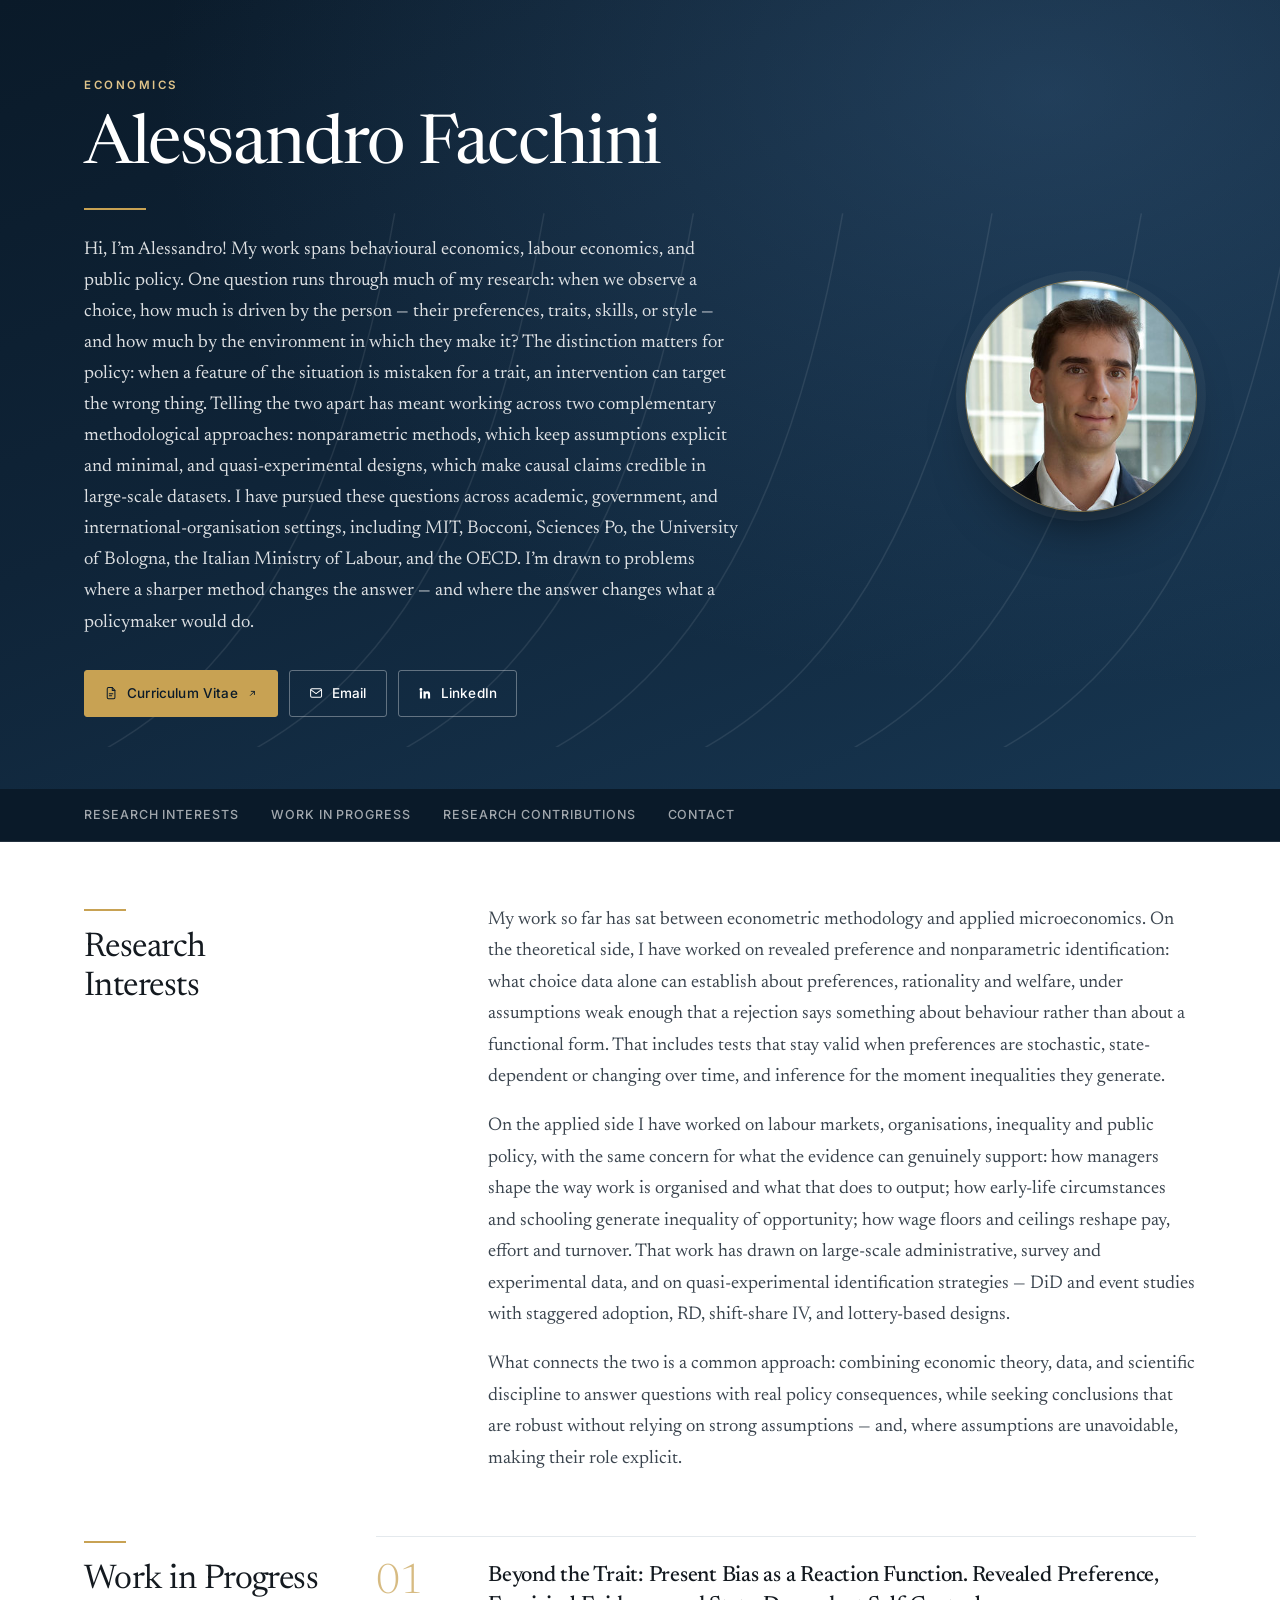
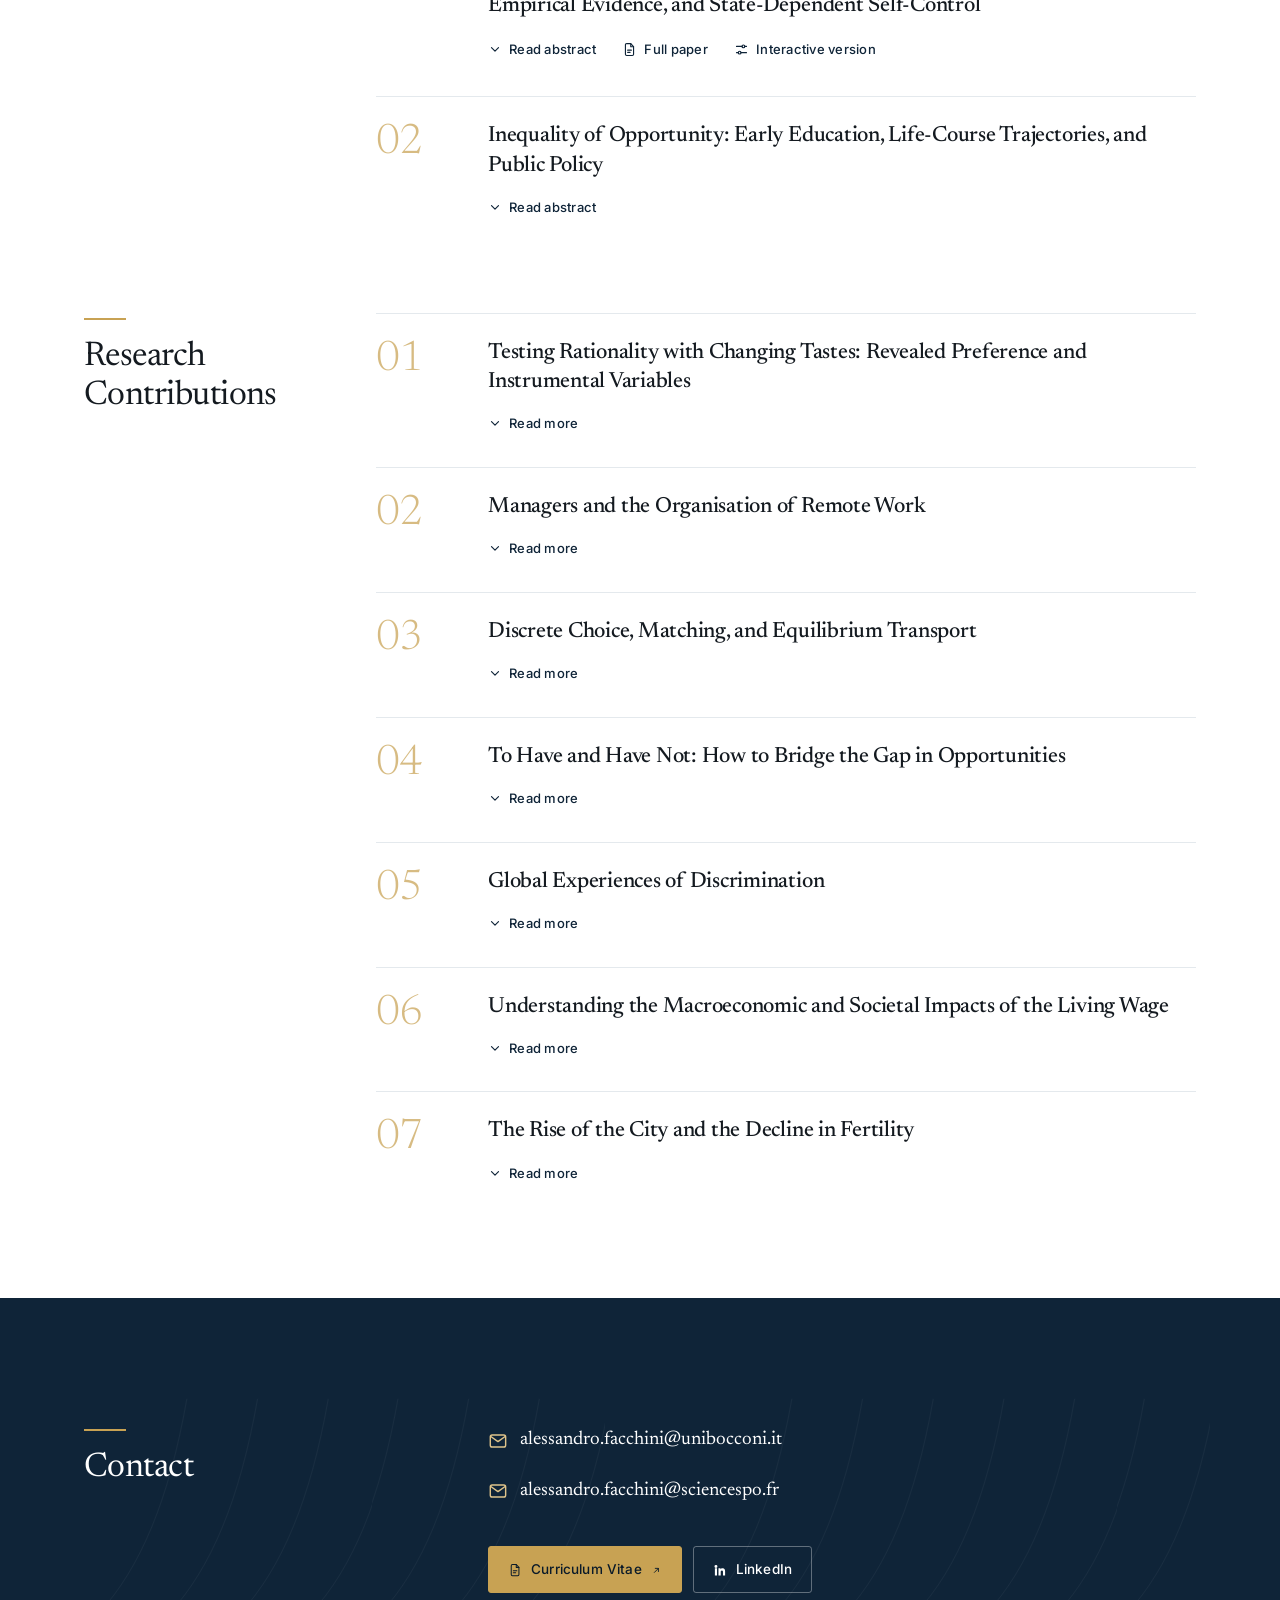
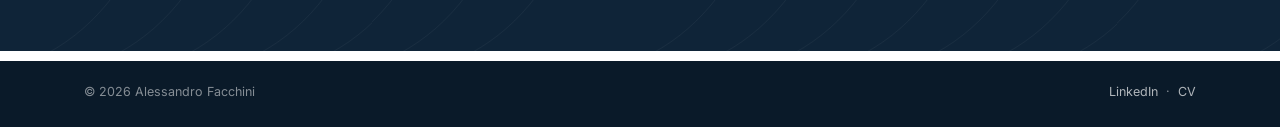
<file: index.html>
<!DOCTYPE html>
<html lang="en">
<head>
<meta charset="utf-8">
<meta name="viewport" content="width=device-width, initial-scale=1, viewport-fit=cover">
<title>Alessandro Facchini — Economics</title>
<meta name="description" content="Alessandro Facchini — economist working on behavioural and labour economics, revealed preference and nonparametric econometrics, inequality of opportunity, and public policy.">
<meta name="author" content="Alessandro Facchini">
<meta name="application-name" content="Alessandro Facchini">
<meta name="robots" content="index, follow, max-snippet:-1, max-image-preview:large, max-video-preview:-1">
<meta name="theme-color" content="#0F2438">
<link rel="canonical" href="https://alessandrofacchini-git.github.io/">

<meta property="og:type" content="profile">
<meta property="og:site_name" content="Alessandro Facchini">
<meta property="og:title" content="Alessandro Facchini — Economics">
<meta property="og:description" content="Alessandro Facchini — economist working on behavioural and labour economics, revealed preference and nonparametric econometrics, inequality of opportunity, and public policy.">
<meta property="og:url" content="https://alessandrofacchini-git.github.io/">
<meta property="og:image" content="https://alessandrofacchini-git.github.io/assets/og-card.png">
<meta property="og:image:width" content="1200">
<meta property="og:image:height" content="630">
<meta property="og:image:alt" content="Alessandro Facchini — Economics">
<meta name="twitter:card" content="summary_large_image">
<meta name="twitter:title" content="Alessandro Facchini — Economics">
<meta name="twitter:description" content="Alessandro Facchini — economist working on behavioural and labour economics, revealed preference and nonparametric econometrics, inequality of opportunity, and public policy.">
<meta name="twitter:image" content="https://alessandrofacchini-git.github.io/assets/og-card.png">

<link rel="icon" href="favicon.ico" sizes="any">
<link rel="icon" href="assets/favicon.svg" type="image/svg+xml">
<link rel="icon" href="assets/favicon-192.png" sizes="192x192" type="image/png">
<link rel="icon" href="assets/favicon-96.png" sizes="96x96" type="image/png">
<link rel="icon" href="assets/favicon-48.png" sizes="48x48" type="image/png">
<link rel="icon" href="assets/favicon-32.png" sizes="32x32" type="image/png">
<link rel="apple-touch-icon" href="assets/apple-touch-icon.png">
<link rel="mask-icon" href="assets/favicon.svg" color="#0A1A29">
<link rel="manifest" href="site.webmanifest">

<link rel="preconnect" href="https://fonts.googleapis.com">
<link rel="preconnect" href="https://fonts.gstatic.com" crossorigin>
<link href="https://fonts.googleapis.com/css2?family=Inter:wght@400;500;600&family=Newsreader:ital,opsz,wght@0,6..72,300;0,6..72,400;0,6..72,500;0,6..72,600;1,6..72,400&display=swap" rel="stylesheet">

<script type="application/ld+json">
{
  "@context": "https://schema.org",
  "@type": "WebSite",
  "name": "Alessandro Facchini",
  "alternateName": ["Alessandro Facchini | Economics", "A. Facchini"],
  "url": "https://alessandrofacchini-git.github.io/",
  "inLanguage": "en",
  "publisher": { "@id": "https://alessandrofacchini-git.github.io/#person" }
}
</script>
<script type="application/ld+json">
{
  "@context": "https://schema.org",
  "@type": "Person",
  "@id": "https://alessandrofacchini-git.github.io/#person",
  "name": "Alessandro Facchini",
  "givenName": "Alessandro",
  "familyName": "Facchini",
  "jobTitle": "Economist",
  "description": "Alessandro Facchini — economist working on behavioural and labour economics, revealed preference and nonparametric econometrics, inequality of opportunity, and public policy.",
  "url": "https://alessandrofacchini-git.github.io/",
  "image": "https://alessandrofacchini-git.github.io/assets/portrait.jpg",
  "email": "mailto:alessandro.facchini@unibocconi.it",
  "knowsAbout": ["Behavioral economics", "Labor economics", "Public policy",
               "Econometrics", "Revealed preference", "Nonparametric inference",
               "Intertemporal choice", "Present bias", "Moment inequalities",
               "Inequality of opportunity", "Personnel economics",
               "Remote work", "Matching models", "Causal inference"],
  "sameAs": [
    "https://www.linkedin.com/in/alessandro-facchini-6b2490238/",
    "https://github.com/alessandrofacchini-git"
  ],
  "alumniOf": [
    { "@type": "CollegeOrUniversity", "name": "Sciences Po" },
    { "@type": "CollegeOrUniversity", "name": "University of Bologna" },
    { "@type": "CollegeOrUniversity", "name": "Erasmus University Rotterdam" }
  ]
}
</script>
<style>

:root{
  --navy:#0F2438; --navy-2:#173651; --navy-3:#0A1A29;
  --gold:#C8A253; --gold-2:#E0C48A;
  --ink:#141A20; --ink-2:#3A444E; --muted:#6C7783;
  --rule:#E4E9ED; --paper:#FFFFFF; --paper-2:#F7F9FB; --text:690px; --col:820px; --gutter:112px;
  --serif:"Newsreader",Georgia,"Times New Roman",serif;
  --sans:"Inter",-apple-system,BlinkMacSystemFont,"Segoe UI",Helvetica,Arial,sans-serif;
  --maxw:1200px;
}
*,*::before,*::after{box-sizing:border-box}
html{-webkit-text-size-adjust:100%;color-scheme:light light}
/* --- touch targets ---------------------------------------------------------
   These controls are visually small by design. The ::after overlay enlarges the
   tappable area to the 44px accessibility minimum without altering layout. */
.toggle{position:relative}
.toggle::after{content:"";position:absolute;top:50%;left:0;transform:translateY(-50%);
  width:100%;min-width:48px;height:48px}
.mails a{position:relative}
.mails a::after{content:"";position:absolute;top:50%;left:0;transform:translateY(-50%);
  width:100%;height:48px}
.foot-inner a{position:relative;display:inline-block}
.foot-inner a::after{content:"";position:absolute;top:50%;left:50%;
  transform:translate(-50%,-50%);width:calc(100% + 18px);min-width:48px;height:48px}

@media (prefers-reduced-motion:no-preference){html{scroll-behavior:smooth}}
body{
  margin:0;background:var(--paper);color:var(--ink-2);
  font-family:var(--serif);font-size:18.5px;line-height:1.7;font-weight:400;
  -webkit-font-smoothing:antialiased;-moz-osx-font-smoothing:grayscale;
}
img{max-width:100%;display:block}
[hidden]{display:none!important}
.ic{width:1.05em;height:1.05em;flex:0 0 auto}
.ic-sm{width:.8em;height:.8em}
a{color:var(--navy);text-decoration:none}
a:hover{text-decoration:underline;text-underline-offset:3px}
:focus-visible{outline:2px solid var(--gold);outline-offset:3px;border-radius:2px}
.skip{position:absolute;left:-9999px;background:#fff;color:var(--navy);padding:10px 16px;
  font-family:var(--sans);font-size:14px;z-index:99}
.skip:focus{left:12px;top:12px}
.wrap{max-width:var(--maxw);margin:0 auto;padding-inline:44px}

/* ---------------------------------------------------------------- hero --- */
.hero{
  position:relative;overflow:hidden;color:#fff;
  background:
    radial-gradient(120% 130% at 82% 12%, rgba(70,116,160,.34) 0%, rgba(15,36,56,0) 58%),
    linear-gradient(158deg, var(--navy-3) 0%, var(--navy) 45%, var(--navy-2) 100%);
}
.hero::after{
  content:"";position:absolute;inset:0;background-image:url("data:image/svg+xml,%3Csvg xmlns='http://www.w3.org/2000/svg' viewBox='0 0 1200 700' preserveAspectRatio='xMidYMax slice'%3E%3Cg fill='none' stroke='%23ffffff' stroke-opacity='0.085' stroke-width='1.3'%3E%3Cpath d='M-120 760 C 140 745 300 600 370 200'/%3E%3Cpath d='M20 760 C 280 745 440 600 510 200'/%3E%3Cpath d='M160 760 C 420 745 580 600 650 200'/%3E%3Cpath d='M300 760 C 560 745 720 600 790 200'/%3E%3Cpath d='M440 760 C 700 745 860 600 930 200'/%3E%3Cpath d='M580 760 C 840 745 1000 600 1070 200'/%3E%3Cpath d='M720 760 C 980 745 1140 600 1210 200'/%3E%3C/g%3E%3C/svg%3E");pointer-events:none;
}
.hero-inner{position:relative;z-index:1;display:grid;
  grid-template-columns:minmax(0,1fr) auto;gap:64px;align-items:center;
  padding-block:76px 72px}
.eyebrow{margin:0 0 16px;font-family:var(--sans);font-size:11.5px;font-weight:600;
  letter-spacing:.22em;text-transform:uppercase;color:var(--gold-2)}
h1{margin:0;font-family:var(--serif);font-weight:400;
  font-size:clamp(42px,6vw,68px);line-height:1.03;letter-spacing:-.021em;color:#fff}
.hero-rule{width:62px;height:2px;background:var(--gold);margin:26px 0 24px}
.hero-lede{margin:0;max-width:66ch;font-size:18.5px;line-height:1.68;
  font-weight:400;color:rgba(255,255,255,.86)}
.hero-portrait{
  width:230px;height:230px;border-radius:50%;object-fit:cover;
  box-shadow:0 0 0 1px rgba(200,162,83,.55),0 0 0 10px rgba(255,255,255,.045),
             0 30px 60px -30px rgba(0,0,0,.9);
}
.actions{display:flex;flex-wrap:wrap;gap:11px;margin-top:32px}
.btn{display:inline-flex;align-items:center;gap:9px;padding:11px 19px;border-radius:3px;
  font-family:var(--sans);font-size:13.5px;font-weight:500;letter-spacing:.012em;
  white-space:nowrap;border:1px solid var(--gold);background:var(--gold);color:var(--navy-3);
  transition:background .18s ease,color .18s ease,border-color .18s ease,transform .18s ease}
.btn:hover{background:var(--gold-2);border-color:var(--gold-2);text-decoration:none;
  transform:translateY(-1px)}
.btn-ghost{background:transparent;color:#fff;border-color:rgba(255,255,255,.34)}
.btn-ghost:hover{background:rgba(255,255,255,.1);border-color:rgba(255,255,255,.7);color:#fff}

/* ----------------------------------------------------------------- nav --- */
.nav{position:sticky;top:0;z-index:20;background:var(--navy-3);
  border-bottom:1px solid rgba(255,255,255,.1);transition:box-shadow .2s ease}
.nav.is-stuck{box-shadow:0 8px 26px -18px rgba(0,0,0,.9)}
.nav ul{display:flex;flex-wrap:nowrap;gap:32px;list-style:none;margin:0;padding:0 30px 0 0;
  overflow-x:auto;scrollbar-width:none;
  -webkit-mask-image:linear-gradient(90deg,#000 calc(100% - 34px),transparent);
  mask-image:linear-gradient(90deg,#000 calc(100% - 34px),transparent)}
.nav ul::-webkit-scrollbar{display:none}
.nav a{display:block;padding:15px 0;white-space:nowrap;color:rgba(255,255,255,.62);
  font-family:var(--sans);font-size:12.5px;font-weight:500;letter-spacing:.075em;
  text-transform:uppercase;border-bottom:2px solid transparent;margin-bottom:-1px;
  transition:color .18s ease,border-color .18s ease}
.nav a:hover{color:#fff;text-decoration:none}
.nav a.is-current{color:var(--gold-2);border-bottom-color:var(--gold)}

/* ------------------------------------------------------------ sections --- */
main{padding:0 0 10px}
section{padding-top:62px;scroll-margin-top:56px}
.sec-head{margin-bottom:26px}
@media (min-width:960px){
  .sec{display:grid;grid-template-columns:240px minmax(0,var(--col));gap:0 52px;
    justify-content:center;align-items:start}
  .sec>.sec-head{grid-column:1;margin-bottom:0;padding-top:5px}
  .sec>.sec-body{grid-column:2;max-width:none}
  .sec>.sec-body>.prose,
  .sec>.sec-body>.mails,
  .sec>.sec-body>.actions{margin-left:var(--gutter)}
}
.sec-rule{display:block;width:42px;height:2px;background:var(--gold);margin-bottom:18px}
h2{margin:0;font-family:var(--serif);font-weight:400;font-size:clamp(28px,3.2vw,34px);
  line-height:1.16;letter-spacing:-.016em;color:var(--ink)}
.prose{max-width:none}
.sec-body{max-width:var(--text)}
.prose p{margin:0 0 18px}
.prose p:last-child{margin-bottom:0}
.prose p,.abstract p,.hero-lede{text-wrap:pretty}

/* -------------------------------------------------------------- papers --- */
.papers{list-style:none;margin:0;padding:0}
.paper{display:grid;grid-template-columns:calc(var(--gutter) - 24px) minmax(0,1fr);gap:0 24px;
  padding:25px 0;border-top:1px solid var(--rule)}
.num{font-family:var(--serif);font-weight:300;font-size:42px;line-height:1;
  color:var(--gold);opacity:.72;letter-spacing:-.02em}
.paper-title{margin:0;font-family:var(--serif);font-weight:500;font-size:22px;line-height:1.34;
  letter-spacing:-.011em;color:var(--ink)}
.toggle{display:inline-flex;align-items:center;gap:7px;margin-top:13px;padding:5px 0;
  border:0;background:none;cursor:pointer;color:var(--navy);
  font-family:var(--sans);font-size:13px;font-weight:500;letter-spacing:.02em}
.toggle:hover{text-decoration:underline;text-underline-offset:3px}
.chev{width:14px;height:14px;transition:transform .22s ease}
/* links next to "Read abstract" (Full paper, Interactive version). Unused if the links are commented out. */
.paper-links{display:flex;flex-wrap:wrap;align-items:center;column-gap:26px;margin-top:6px}
.paper-links .toggle{margin-top:0;min-height:44px;padding:0}
.paper-links + .abstract{margin-top:8px}
.plink{display:inline-flex;align-items:center;gap:7px;min-height:44px;color:var(--navy);
  font-family:var(--sans);font-size:13px;font-weight:500;letter-spacing:.02em}
.plink .ic{width:15px;height:15px;flex:none}
.plink:hover{text-decoration:underline;text-underline-offset:3px}

.toggle[aria-expanded="true"] .chev{transform:rotate(180deg)}
.abstract{margin-top:14px;padding:22px 26px;background:var(--paper-2);
  border-radius:4px;font-size:16.5px;line-height:1.66;color:var(--ink-2)}
.abstract p{margin:0 0 15px}
.abstract p:last-child{margin-bottom:0}
.abstract strong{font-weight:600;color:var(--ink)}

/* collaborator / citation line at the top of an expandable panel */
.byline{margin:0 0 15px!important;padding-bottom:13px;border-bottom:1px solid var(--rule);
  font-family:var(--sans);font-size:13.5px;line-height:1.6;color:var(--muted);letter-spacing:.004em}
.byline em{font-style:italic;color:var(--ink-2)}
.byline a{color:var(--navy);text-decoration:underline;text-underline-offset:2px;
  text-decoration-thickness:1px;text-decoration-color:rgba(15,36,56,.3)}
.byline a:hover{text-decoration-color:var(--gold)}
@media (prefers-reduced-motion:no-preference){
  .abstract{animation:reveal .28s ease both}
  @keyframes reveal{from{opacity:0;transform:translateY(-4px)}to{opacity:1;transform:none}}
}

/* ------------------------------------------------------- contact band --- */
.band{margin-top:82px;background:var(--navy);color:#fff;position:relative;overflow:hidden}
.band::after{content:"";position:absolute;inset:0;background-image:url("data:image/svg+xml,%3Csvg xmlns='http://www.w3.org/2000/svg' viewBox='0 0 1200 700' preserveAspectRatio='xMidYMax slice'%3E%3Cg fill='none' stroke='%23ffffff' stroke-opacity='0.085' stroke-width='1.3'%3E%3Cpath d='M-120 760 C 140 745 300 600 370 200'/%3E%3Cpath d='M20 760 C 280 745 440 600 510 200'/%3E%3Cpath d='M160 760 C 420 745 580 600 650 200'/%3E%3Cpath d='M300 760 C 560 745 720 600 790 200'/%3E%3Cpath d='M440 760 C 700 745 860 600 930 200'/%3E%3Cpath d='M580 760 C 840 745 1000 600 1070 200'/%3E%3Cpath d='M720 760 C 980 745 1140 600 1210 200'/%3E%3C/g%3E%3C/svg%3E");
  opacity:.75;pointer-events:none}
.band-inner{position:relative;z-index:1;padding-block:64px 58px}
.band .sec-rule{background:var(--gold)}
.band h2{color:#fff}
.mails{list-style:none;margin:0;padding:0;display:flex;flex-direction:column;gap:13px}
.mails a{display:inline-flex;align-items:center;gap:12px;color:#fff;font-size:19px}
.mails a .ic{color:var(--gold-2)}
.mails a:hover{color:var(--gold-2)}
.band .actions{margin-top:34px}

/* -------------------------------------------------------------- footer --- */
footer{background:var(--navy-3);color:rgba(255,255,255,.5);
  font-family:var(--sans);font-size:12.5px;padding:20px 0 24px}
.foot-inner{display:flex;flex-wrap:wrap;gap:14px;justify-content:space-between;align-items:center}
footer a{color:rgba(255,255,255,.68)}
footer a:hover{color:#fff}

/* -------------------------------------------------------------- mobile --- */
@media (max-width:959px){
  .wrap{padding-inline:28px}
  .hero-inner{grid-template-columns:1fr;gap:34px;padding-block:58px 56px}
  .hero-portrait{width:140px;height:140px;order:-1}
  .hero-lede{font-size:17.5px}
  section{padding-top:54px}
  .paper{grid-template-columns:1fr;gap:0}
  .num{font-size:26px;margin-bottom:8px;opacity:.85}
  .abstract{padding:18px 18px}
  .band-inner{padding-block:50px 46px}
}
@media (max-width:430px){
  .wrap{padding-inline:20px}
  .actions{display:grid;grid-template-columns:1fr 1fr;gap:10px}
  .actions .btn{justify-content:center}
  .actions .btn:first-child{grid-column:1/-1}
}

@media print{
  .nav,.actions,.toggle,.plink,.skip{display:none!important}
  .hero,.band,footer{background:#fff!important;color:#000!important}
  .hero::after,.band::after{display:none}
  h1,.hero-lede,.band h2,.mails a{color:#000!important}
  body{font-size:11pt}
  .abstract{display:block!important;background:#fff;border:1px solid #ccc}
  .paper{page-break-inside:avoid}
  a{color:#000}
}

</style>
</head>
<body>
<a class="skip" href="#main">Skip to content</a>

<header class="hero">
  <div class="wrap hero-inner">
    <div>
      <p class="eyebrow">Economics</p>
      <h1>Alessandro Facchini</h1>
      <div class="hero-rule"></div>
      <p class="hero-lede">Hi, I’m Alessandro! My work spans behavioural economics, labour economics, and public policy. One question runs through much of my research: when we observe a choice, how much is driven by the person — their preferences, traits, skills, or style — and how much by the environment in which they make it? The distinction matters for policy: when a feature of the situation is mistaken for a trait, an intervention can target the wrong thing. Telling the two apart has meant working across two complementary methodological approaches: nonparametric methods, which keep assumptions explicit and minimal, and quasi-experimental designs, which make causal claims credible in large-scale datasets. I have pursued these questions across academic, government, and international-organisation settings, including MIT, Bocconi, Sciences Po, the University of Bologna, the Italian Ministry of Labour, and the OECD. I’m drawn to problems where a sharper method changes the answer — and where the answer changes what a policymaker would do.</p>
      <div class="actions">
        <a class="btn" href="ALESSANDRO%20FACCHINI%20-%20CV.pdf" target="_blank" rel="noopener">
          <svg class="ic" viewBox="0 0 24 24" fill="none" stroke="currentColor" stroke-width="1.7" stroke-linecap="round" stroke-linejoin="round" aria-hidden="true"><path d="M14 2.5H7.5A2 2 0 0 0 5.5 4.5v15a2 2 0 0 0 2 2h9a2 2 0 0 0 2-2V7.5z"/><path d="M14 2.5v5h4.5M9 13h6M9 16.5h4"/></svg>Curriculum Vitae<svg class="ic ic-sm" viewBox="0 0 24 24" fill="none" stroke="currentColor" stroke-width="2" stroke-linecap="round" stroke-linejoin="round" aria-hidden="true"><path d="M7.5 16.5 16.5 7.5"/><path d="M9.5 7.5h7v7"/></svg></a>
        <a class="btn btn-ghost" href="mailto:alessandro.facchini@unibocconi.it"><svg class="ic" viewBox="0 0 24 24" fill="none" stroke="currentColor" stroke-width="1.7" stroke-linecap="round" stroke-linejoin="round" aria-hidden="true"><rect x="2.75" y="4.75" width="18.5" height="14.5" rx="2.2"/><path d="m3.4 6.6 8.6 6.2 8.6-6.2"/></svg>Email</a>
        <a class="btn btn-ghost" href="https://www.linkedin.com/in/alessandro-facchini-6b2490238/" target="_blank" rel="noopener">
          <svg class="ic" viewBox="0 0 24 24" fill="currentColor" aria-hidden="true"><path d="M4.98 3.5a2.5 2.5 0 1 1 0 5 2.5 2.5 0 0 1 0-5zM3.2 9h3.6v12H3.2zM9.3 9h3.45v1.64h.05c.48-.9 1.65-1.85 3.4-1.85 3.63 0 4.3 2.39 4.3 5.5V21h-3.6v-5.36c0-1.28-.02-2.92-1.78-2.92-1.78 0-2.05 1.39-2.05 2.83V21H9.3z"/></svg>LinkedIn</a>
      </div>
    </div>
    <img class="hero-portrait" src="assets/portrait.jpg"
         srcset="assets/portrait-320.jpg 320w, assets/portrait-480.jpg 480w,
                 assets/portrait-700.jpg 700w, assets/portrait.jpg 1000w"
         sizes="(max-width: 900px) 140px, 230px"
         fetchpriority="high" decoding="async"
         alt="Portrait of Alessandro Facchini" width="230" height="230">
  </div>
</header>

<nav class="nav" data-sticky data-nav aria-label="Sections">
  <div class="wrap">
    <ul>
      <li><a href="#research">Research Interests</a></li>
      <li><a href="#work-in-progress">Work in Progress</a></li>
      <li><a href="#contributions">Research Contributions</a></li>
      <li><a href="#contact">Contact</a></li>
    </ul>
  </div>
</nav>

<main id="main">

  <section id="research" class="wrap sec">
    <div class="sec-head"><span class="sec-rule"></span><h2>Research Interests</h2></div>
    <div class="sec-body"><div class="prose">
  <p>My work so far has sat between econometric methodology and applied microeconomics. On the theoretical side, I have worked on revealed preference and nonparametric identification: what choice data alone can establish about preferences, rationality and welfare, under assumptions weak enough that a rejection says something about behaviour rather than about a functional form. That includes tests that stay valid when preferences are stochastic, state-dependent or changing over time, and inference for the moment inequalities they generate.</p>
  <p>On the applied side I have worked on labour markets, organisations, inequality and public policy, with the same concern for what the evidence can genuinely support: how managers shape the way work is organised and what that does to output; how early-life circumstances and schooling generate inequality of opportunity; how wage floors and ceilings reshape pay, effort and turnover. That work has drawn on large-scale administrative, survey and experimental data, and on quasi-experimental identification strategies — DiD and event studies with staggered adoption, RD, shift-share IV, and lottery-based designs.</p>
  <p>What connects the two is a common approach: combining economic theory, data, and scientific discipline to answer questions with real policy consequences, while seeking conclusions that are robust without relying on strong assumptions — and, where assumptions are unavoidable, making their role explicit.</p>
</div></div>
  </section>

  <section id="work-in-progress" class="wrap sec">
    <div class="sec-head"><span class="sec-rule"></span><h2>Work in Progress</h2></div>
    <div class="sec-body"><ul class="papers">

  <li class="paper">
    <div class="num" aria-hidden="true">01</div>
    <div>
      <!-- Alternative title, kept for later:
           Present Bias Is a Property of the Moment, Not the Person
           — A Revealed-Preference Audit of the Present-Bias Parameter -->
      <h3 class="paper-title">Beyond the Trait: Present Bias as a Reaction Function. Revealed Preference, Empirical Evidence, and State-Dependent Self-Control</h3>
      <div class="paper-links">
      <button class="toggle" type="button" data-abstract-toggle
              aria-expanded="false" aria-controls="wip-1">
        <svg class="chev" viewBox="0 0 24 24" fill="none" stroke="currentColor" stroke-width="2" stroke-linecap="round" stroke-linejoin="round" aria-hidden="true"><path d="m6 9.5 6 6 6-6"/></svg><span data-label data-more="Read abstract" data-less="Hide abstract">Read abstract</span>
      </button>
      <!-- PAPER LINKS. Each link below is one line; to hide one, comment out its line. -->
      <a class="plink" href="Beyond%20The%20Trait.pdf" target="_blank" rel="noopener"><svg class="ic" viewBox="0 0 24 24" fill="none" stroke="currentColor" stroke-width="1.8" stroke-linecap="round" stroke-linejoin="round" aria-hidden="true"><path d="M14 2.5H7.5A2 2 0 0 0 5.5 4.5v15a2 2 0 0 0 2 2h9a2 2 0 0 0 2-2V7.5z"/><path d="M14 2.5v5h4.5M9 13h6M9 16.5h4"/></svg>Full paper</a>
      <a class="plink" href="beyond-the-trait/" target="_blank" rel="noopener"><svg class="ic" viewBox="0 0 24 24" fill="none" stroke="currentColor" stroke-width="1.8" stroke-linecap="round" stroke-linejoin="round" aria-hidden="true"><path d="M4 7h9M17 7h3M4 17h3M11 17h9"/><circle cx="15" cy="7" r="2.2"/><circle cx="9" cy="17" r="2.2"/></svg>Interactive version</a>
      <!-- /PAPER LINKS -->
      </div>
      <div class="abstract" id="wip-1" hidden>
        <p>Present bias is often estimated, reported and calibrated as a personal parameter: a common β across states, goods, and settings. Re-examining data from three independent experimental designs, I test the invariance restrictions imposed by a single β and find that several fail.</p>
        <p><em>First</em>, in a real-effort panel (Augenblick and Rabin, 2019), randomizing whether choices precede or follow a mandatory work block shifts the estimated β from 0.88 (before) to 0.74 (after) within subjects. This exogenous state variation reduces immediate effort while leaving choices and forecasts about future work unchanged, rejecting the cross-vantage equality assumed by pooled specifications. These findings are robust to design-recentering on the treatment’s conditional expectation under exact randomization inference.</p>
        <p><em>Second</em>, applying a bivariate measurement-error model to the data of Augenblick et al. (2015) to account for sampling noise reveals genuine dispersion in present bias over effort, but none over money, among the same individuals. This contradicts the stable-trait hypothesis, since no correlation can arise between a variable and a constant.</p>
        <p><em>Third</em>, using a common protocol across rewards (Cheung et al., 2022), I confirm their finding of stronger present bias over money than over food. However, differences in β across snack subgroups exceed the money–food gap, challenging commodity-level explanations. Individual-level correlations suggest trait-like stability within trade-off structures, but not across them. Present bias thus appears to depend on the person–reward pairing, conditional on trade-off structure and state, rather than on either component alone.</p>
        <p>Uncovering these patterns requires an appropriate testing framework: the level statistics conventionally used to document heterogeneity in β cannot distinguish genuine state dependence from stochastic variation under a state-independent model. I derive a valid class of test statistics using recentered functions of the assigned state and provide a revealed-preference characterization of state-dependent quasi-hyperbolic discounting that extends Echenique et al. (2020), nesting exponential discounting and the fixed-trait specification as special cases. I also establish coordinate-level conditions for eliminating non-linear transformation bias and develop nonparametric tests that relax functional-form restrictions on utility and cost functions.</p>
        <p>To establish common ground across normative perspectives, I conservatively define welfare losses as the unanticipated component of the plan-versus-action wedge, showing empirically that it constitutes the majority of the observed wedge. Accordingly, commitment demand cannot serve as a reliable diagnostic of bias, as it tracks the accurate component of people’s forecasts rather than their prediction errors. Finally, I present a framework of state-weighted valuation systems that formalizes present bias as a state-dependent reaction function, recovering traditional models under specific restrictions. Overall, these results broaden the scope of policy beyond individual targeting and voluntary self-correction to encompass the choice environment, recognizing that the decision context can embed the very cues that shape present bias.</p>
      </div>
    </div>
  </li>

  <li class="paper">
    <div class="num" aria-hidden="true">02</div>
    <div>
      <h3 class="paper-title">Inequality of Opportunity: Early Education, Life-Course Trajectories, and Public Policy</h3>
      <button class="toggle" type="button" data-abstract-toggle
              aria-expanded="false" aria-controls="wip-2">
        <svg class="chev" viewBox="0 0 24 24" fill="none" stroke="currentColor" stroke-width="2" stroke-linecap="round" stroke-linejoin="round" aria-hidden="true"><path d="m6 9.5 6 6 6-6"/></svg><span data-label data-more="Read abstract" data-less="Hide abstract">Read abstract</span>
      </button>
      <div class="abstract" id="wip-2" hidden>
        <p>Inequalities that emerge early in life are strikingly persistent — but persistence is not inevitability. The central policy question is <strong>where along a life-course trajectory intervention can actually change its path</strong>. This project studies how family background, educational environments and institutional access generate inequality of opportunity over time, and which policy margins can most effectively alter it.</p>
        <p>The analysis combines two perspectives that are rarely integrated: mapping the <em>architecture</em> of life-course inequality — where disadvantage compounds and which transitions are most consequential — and identifying the causal mechanisms through which policy can alter it. I first use circumstance-based measures of inequality of opportunity to trace how family background, school attachment and educational progression shape later outcomes. I then exploit major Chilean education reforms to identify causal effects at different points of the trajectory: eligibility thresholds and expansions in targeted school funding for regression-discontinuity and event-study designs; staggered extensions of instructional time and compulsory schooling for difference-in-differences; and lottery-based admission to oversubscribed schools for clean estimates of school, teacher and peer effects.</p>
        <p>Chile provides an unusually rich setting for this analysis, combining longitudinal individual and administrative data on students, families, teachers and schools with quasi-random policy variation. Heterogeneity is central throughout: <strong>which students, in which schools, and from which backgrounds benefit from intervention?</strong></p>
        <p>The contribution is to connect the <strong>structure of inequality of opportunity to its causal mechanisms</strong> within a common life-course framework. Rather than simply documenting disparities — or evaluating isolated interventions — the project asks when, where and for whom policy can genuinely expand the opportunities available to a child.</p>
      </div>
    </div>
  </li>

</ul></div>
  </section>

  <section id="contributions" class="wrap sec">
    <div class="sec-head"><span class="sec-rule"></span><h2>Research Contributions</h2></div>
    <div class="sec-body"><ul class="papers">

  <li class="paper">
    <div class="num" aria-hidden="true">01</div>
    <div>
      <h3 class="paper-title">Testing Rationality with Changing Tastes: Revealed Preference and Instrumental Variables</h3>
      <button class="toggle" type="button" data-abstract-toggle
              aria-expanded="false" aria-controls="con-1">
        <svg class="chev" viewBox="0 0 24 24" fill="none" stroke="currentColor" stroke-width="2" stroke-linecap="round" stroke-linejoin="round" aria-hidden="true"><path d="m6 9.5 6 6 6-6"/></svg><span data-label data-more="Read more" data-less="Hide">Read more</span>
      </button>
      <div class="abstract" id="con-1" hidden>
        <p class="byline"><a href="https://economics.mit.edu/people/faculty/dave-donaldson" target="_blank" rel="noopener">Dave Donaldson</a> (MIT)</p>
        <p>The classical revealed-preference test asks whether a finite set of price–quantity observations can be rationalised by one stable utility function. Its great strength is that it assumes no functional form; its weakness is that when it rejects, an irrational consumer and a consumer whose tastes simply moved look identical. This project builds a test that does not need stable tastes at all. Revealed preference does not deliver a point prediction for how quantities respond to a price change — it delivers a corridor of admissible responses. Writing that corridor as a system of inequalities, and treating any departure from it as an unobserved taste displacement, converts the rationality question into one an instrument can answer, in the spirit of testing a quantitative model’s causal predictions rather than its in-sample fit. The null becomes not that preferences are stable but that they do not co-move with prices: tastes may jump every period, for every consumer, so long as they do not respond to the price environment.
          <!--The work spans the theory of the pairwise construction that makes this possible, the design of the randomised price environment and of the instrument built from it, inference for the resulting moment inequalities, and Monte-Carlo evidence on size and power across demand systems, measurement error, taste drift and non-optimising choice.--></p>
      </div>
    </div>
  </li>

  <li class="paper">
    <div class="num" aria-hidden="true">02</div>
    <div>
      <h3 class="paper-title">Managers and the Organisation of Remote Work</h3>
      <button class="toggle" type="button" data-abstract-toggle
              aria-expanded="false" aria-controls="con-2">
        <svg class="chev" viewBox="0 0 24 24" fill="none" stroke="currentColor" stroke-width="2" stroke-linecap="round" stroke-linejoin="round" aria-hidden="true"><path d="m6 9.5 6 6 6-6"/></svg><span data-label data-more="Read more" data-less="Hide">Read more</span>
      </button>
      <div class="abstract" id="con-2" hidden>
        <p class="byline"><a href="https://sites.google.com/site/erikadeserranno/" target="_blank" rel="noopener">Erika Deserranno</a> (Bocconi University) · <a href="https://sites.google.com/view/silviavannutelli/home" target="_blank" rel="noopener">Silvia Vannutelli</a> (Northwestern University) · <a href="https://sites.google.com/view/mariadepaola" target="_blank" rel="noopener">Maria De Paola</a> (University of Calabria and INPS)</p>
        <p>Remote work now accounts for a large and durable share of paid workdays, and workers differ enormously not only in how much of it they do but in how it is <em>organised</em>: whether it is spread evenly across a team or captured by a few people, and whether it always falls on the same weekdays. Some of that variation reflects industry, job characteristics, and individual preferences. This project asks how much is instead driven by managers, and how it affects output.</p>
        <p>The setting is INPS, Italy’s social security agency: several hundred territorial offices processing social-security benefits, daily remote-work records for around thirty thousand employees, monthly office-level productivity measured in complexity-weighted claims per worker, and an anti-corruption rule that rotates managers between offices for reasons largely unrelated to an office’s performance. Manager fixed effects estimated on the worker–month panel separate a manager’s style from worker composition and from the calendar; a matched, stacked event study around manager changes then asks what happens to productivity when an office receives a manager with a different style. Because the amount of remote work can be held fixed in that second stage, <em>how</em> remote work is organised can be read separately from <em>how much</em> of it there is — which is where the project departs from a literature that has largely studied intensity alone, and in a public-sector setting where exit is rare and pay is rigid.</p>
      </div>
    </div>
  </li>

  <li class="paper">
    <div class="num" aria-hidden="true">03</div>
    <div>
      <h3 class="paper-title">Discrete Choice, Matching, and Equilibrium Transport</h3>
      <button class="toggle" type="button" data-abstract-toggle
              aria-expanded="false" aria-controls="con-3">
        <svg class="chev" viewBox="0 0 24 24" fill="none" stroke="currentColor" stroke-width="2" stroke-linecap="round" stroke-linejoin="round" aria-hidden="true"><path d="m6 9.5 6 6 6-6"/></svg><span data-label data-more="Read more" data-less="Hide">Read more</span>
      </button>
      <div class="abstract" id="con-3" hidden>
        <p class="byline"><a href="https://alfredgalichon.com/" target="_blank" rel="noopener">Alfred Galichon</a> (New York University and Sciences Po) · <a href="https://antoine-jacquet.github.io/" target="_blank" rel="noopener">Antoine Jacquet</a> (Sciences Po)</p>
        <p>Discrete choice models sit at the centre of demand estimation, matching, and equilibrium pricing, drawing on a mathematical toolkit that combines optimisation theory and probability. My work in this area spans several related projects. The first involves research assistance on the book <em><a href="https://press.princeton.edu/books/hardcover/9780691221809/discrete-choice-models" target="_blank" rel="noopener noreferrer">Discrete Choice Models: Mathematical Methods, Econometrics, and Data Science</a></em> (Alfred Galichon, 2026, Princeton University Press). The second develops computational methods for matching problems that lie beyond standard approaches: Scarf’s ordinal basis algorithm for near-feasible stable matchings with couples, the multi-unit assignment problem underlying combinatorial course allocation, and the Alkan–Gale approach to the existence and computation of matching equilibria.</p>     
      </div>
    </div>
  </li>

  <li class="paper">
    <div class="num" aria-hidden="true">04</div>
    <div>
      <h3 class="paper-title">To Have and Have Not: How to Bridge the Gap in Opportunities</h3>
      <button class="toggle" type="button" data-abstract-toggle
              aria-expanded="false" aria-controls="con-4">
        <svg class="chev" viewBox="0 0 24 24" fill="none" stroke="currentColor" stroke-width="2" stroke-linecap="round" stroke-linejoin="round" aria-hidden="true"><path d="m6 9.5 6 6 6-6"/></svg><span data-label data-more="Read more" data-less="Hide">Read more</span>
      </button>
      <div class="abstract" id="con-4" hidden>
        <p class="byline">OECD (2025), Paris · <a href="https://www.oecd.org/en/about/directorates/centre-on-well-being-inclusion-sustainability-and-equal-opportunity.html" target="_blank" rel="noopener">WISE Centre</a> · <a href="https://doi.org/10.1787/dec143ad-en" target="_blank" rel="noopener">doi.org/10.1787/dec143ad-en</a></p>
        <p><!--The seventh in the OECD’s flagship series on inequality, and the first released under the Observatory on Social Mobility and Equal Opportunity.-->
          This report asks how much of the dispersion in market income across OECD countries is attributable to circumstances beyond an individual’s control — sex, place of birth, parental socio-economic background — rather than to effort and talent. It does so with a measure of inequality of opportunity built on recent methodological advances and designed to align more closely with how citizens themselves judge economic fairness. Beyond levels and trends, it decomposes inequality of opportunity into the circumstances that drive it, asks for whom each circumstance matters most, contrasts household-level with individual-level measurement, and adds a geographic dimension: within-country disparities in access to education, employment and essential services.</p>
      </div>
    </div>
  </li>

  <li class="paper">
    <div class="num" aria-hidden="true">05</div>
    <div>
      <h3 class="paper-title">Global Experiences of Discrimination</h3>
      <button class="toggle" type="button" data-abstract-toggle
              aria-expanded="false" aria-controls="con-5">
        <svg class="chev" viewBox="0 0 24 24" fill="none" stroke="currentColor" stroke-width="2" stroke-linecap="round" stroke-linejoin="round" aria-hidden="true"><path d="m6 9.5 6 6 6-6"/></svg><span data-label data-more="Read more" data-less="Hide">Read more</span>
      </button>
      <div class="abstract" id="con-5" hidden>
        <p class="byline">OECD (2025), Paris · <a href="https://www.oecd.org/en/about/directorates/centre-on-well-being-inclusion-sustainability-and-equal-opportunity.html" target="_blank" rel="noopener">WISE Centre</a> · <a href="https://doi.org/10.1787/4b01b73c-en" target="_blank" rel="noopener">doi.org/10.1787/4b01b73c-en</a></p>
        <p>Self-reported discrimination rates are used to track the Sustainable Development Goals, but they are typically published without the social, institutional and economic context that shapes them, and the available data miss several protected grounds entirely. This brief assembles recently released global discrimination surveys, world values surveys, objective measures of inequality and qualitative accounts of individual experience to produce the broadest analysis of self-reported discrimination to date. It is wider in the countries it covers, and in the grounds it can examine, than the official statistics. It documents how reported discrimination varies across regions and across groups, and uses country-level regression analysis to separate the institutional, demographic, economic, cultural and knowledge-related factors associated with it. Results include the finding that more equal, more educated, and more developed societies can report <em>more</em> discrimination, reflecting higher expectations of equal treatment and greater awareness of one’s rights — which is why the headline rate should not be read on its own.</p>
      </div>
    </div>
  </li>

  <li class="paper">
    <div class="num" aria-hidden="true">06</div>
    <div>
      <h3 class="paper-title">Understanding the Macroeconomic and Societal Impacts of the Living Wage</h3>
      <button class="toggle" type="button" data-abstract-toggle
              aria-expanded="false" aria-controls="con-6">
        <svg class="chev" viewBox="0 0 24 24" fill="none" stroke="currentColor" stroke-width="2" stroke-linecap="round" stroke-linejoin="round" aria-hidden="true"><path d="m6 9.5 6 6 6-6"/></svg><span data-label data-more="Read more" data-less="Hide">Read more</span>
      </button>
      <div class="abstract" id="con-6" hidden>
        <p class="byline">OECD (2025), Paris, WP · <a href="https://www.oecd.org/en/about/directorates/centre-on-well-being-inclusion-sustainability-and-equal-opportunity.html" target="_blank" rel="noopener">WISE Centre</a></p>
        <p>Whether the widespread adoption of a living wage can durably raise low-wage workers’ living standards depends on how the economy responds — and the evidence base is thinner and more fragile than the policy debate assumes. This work reviews what is known about the impacts of living wage initiatives. Because those schemes are usually voluntary, or bounded to a single city, it complements that review with a selected look at minimum wage increases in countries beyond the usual Anglophone evidence base.</p>
        <p>The review covers wage inequality, in-work poverty, hours and employment, and price pass-through, and is deliberately explicit about what the evidence cannot yet support. Retrospective studies struggle to separate the policy from employers’ self-selection into it. Prospective microsimulations import elasticities estimated at a much lower wage floor, and typically assume immediate and universal compliance, which makes them upper bounds. And few studies follow adjustment beyond two or three years.</p>
        <p>Institutional context — coverage, enforcement, informality, indexation, wage-setting institutions — is treated as a first-order determinant of the effect rather than as a residual consideration.</p>
      </div>
    </div>
  </li>

  <!-- ============================================================
       OPTIONAL ITEMS 07 AND 08 start here. They are LIVE as written.
       To hide either one without removing it from the file, add the
       word  hidden  to its <li>, i.e.  <li class="paper" hidden>
       ============================================================ -->
<!-- AF, temp 
  <li class="paper">
    <div class="num" aria-hidden="true">07</div>
    <div>
      <h3 class="paper-title">Maximum Wage and Organisational Performance</h3>
      <button class="toggle" type="button" data-abstract-toggle
              aria-expanded="false" aria-controls="con-7">
        <svg class="chev" viewBox="0 0 24 24" fill="none" stroke="currentColor" stroke-width="2" stroke-linecap="round" stroke-linejoin="round" aria-hidden="true"><path d="m6 9.5 6 6 6-6"/></svg><span data-label data-more="Read more" data-less="Hide">Read more</span>
      </button>
      <div class="abstract" id="con-7" hidden>
        <p class="byline"><a href="https://sites.google.com/site/erikadeserranno/" target="_blank" rel="noopener">Erika Deserranno</a> (Bocconi University) · <a href="https://matteo-ruzzante.com/" target="_blank" rel="noopener">Matteo Ruzzante</a> (Northwestern University) · <a href="https://www.danrogger.com/" target="_blank" rel="noopener">Daniel Rogger</a> (World Bank)</p>
        <p>In 2019, Liberia introduced a maximum wage. The public-sector pay reform abolished the discretionary allowances that had made up most of top earners’ compensation, replacing them with a standardised payscale and a binding wage ceiling, with the twin goals of compressing pay and cutting the wage bill.</p>
        <p>The reform took effect in most ministries at once, leaving a set of comparison units. It produced a sharp, largely mechanical pay cut whose size is accurately predicted by an employee’s pre-reform position relative to the ceiling.</p>
        <p>The project combines payroll snapshots covering the universe of public employees, randomised spot-check audits of attendance and turnover, and 360-degree performance surveys covering entire units, to trace the effects on pay compression, exit, absenteeism and organisational performance. Because the cut falls overwhelmingly on managers while their staff sit below the ceiling, the design also identifies the spillover of a manager’s pay cut onto the team, through DiD and triple-DiD strategies.</p>
      </div>
    </div>
  </li>
-->

  <li class="paper">
    <div class="num" aria-hidden="true">07</div>
    <div>
      <h3 class="paper-title">The Rise of the City and the Decline in Fertility</h3>
      <button class="toggle" type="button" data-abstract-toggle
              aria-expanded="false" aria-controls="con-8">
        <svg class="chev" viewBox="0 0 24 24" fill="none" stroke="currentColor" stroke-width="2" stroke-linecap="round" stroke-linejoin="round" aria-hidden="true"><path d="m6 9.5 6 6 6-6"/></svg><span data-label data-more="Read more" data-less="Hide">Read more</span>
      </button>
      <div class="abstract" id="con-8" hidden>
        <p class="byline"><a href="https://leonardodamico.github.io/" target="_blank" rel="noopener">Leonardo D’Amico</a> (Princeton University) · <a href="https://sites.google.com/view/francesconuzzi/home" target="_blank" rel="noopener">Francesco Nuzzi</a> (Harvard University)</p>
        <p>How much of the decline in US fertility over the past four decades is attributable to the rise of high-density cities, and specifically to the cost of living in them? Agglomeration has drawn workers, especially skilled workers, into dense urban areas, where housing and the non-tradable goods that dominate the cost of raising a child are considerably more expensive, while wages do not on average keep pace. The project pairs a quantitative spatial model with fertility and location choice. The empirical side builds a long panel of US commuting zones from census and survey microdata, linking population density, house-price-to-income ratios, and childcare costs to total and age-specific fertility rates, allowing a gradient first observed in the cross-section to be followed through time rather than only across space.</p>
      </div>
    </div>
  </li>

</ul></div>
  </section>

  <section id="contact" class="band">
    <div class="wrap band-inner sec">
      <div class="sec-head"><span class="sec-rule"></span><h2>Contact</h2></div>
      <div class="sec-body">
      <ul class="mails">
        <li><a href="mailto:alessandro.facchini@unibocconi.it"><svg class="ic" viewBox="0 0 24 24" fill="none" stroke="currentColor" stroke-width="1.7" stroke-linecap="round" stroke-linejoin="round" aria-hidden="true"><rect x="2.75" y="4.75" width="18.5" height="14.5" rx="2.2"/><path d="m3.4 6.6 8.6 6.2 8.6-6.2"/></svg>alessandro.facchini@unibocconi.it</a></li>
        <li><a href="mailto:alessandro.facchini@sciencespo.fr"><svg class="ic" viewBox="0 0 24 24" fill="none" stroke="currentColor" stroke-width="1.7" stroke-linecap="round" stroke-linejoin="round" aria-hidden="true"><rect x="2.75" y="4.75" width="18.5" height="14.5" rx="2.2"/><path d="m3.4 6.6 8.6 6.2 8.6-6.2"/></svg>alessandro.facchini@sciencespo.fr</a></li>
      </ul>
      <div class="actions">
        <a class="btn" href="ALESSANDRO%20FACCHINI%20-%20CV.pdf" target="_blank" rel="noopener">
          <svg class="ic" viewBox="0 0 24 24" fill="none" stroke="currentColor" stroke-width="1.7" stroke-linecap="round" stroke-linejoin="round" aria-hidden="true"><path d="M14 2.5H7.5A2 2 0 0 0 5.5 4.5v15a2 2 0 0 0 2 2h9a2 2 0 0 0 2-2V7.5z"/><path d="M14 2.5v5h4.5M9 13h6M9 16.5h4"/></svg>Curriculum Vitae<svg class="ic ic-sm" viewBox="0 0 24 24" fill="none" stroke="currentColor" stroke-width="2" stroke-linecap="round" stroke-linejoin="round" aria-hidden="true"><path d="M7.5 16.5 16.5 7.5"/><path d="M9.5 7.5h7v7"/></svg></a>
        <a class="btn btn-ghost" href="https://www.linkedin.com/in/alessandro-facchini-6b2490238/" target="_blank" rel="noopener">
          <svg class="ic" viewBox="0 0 24 24" fill="currentColor" aria-hidden="true"><path d="M4.98 3.5a2.5 2.5 0 1 1 0 5 2.5 2.5 0 0 1 0-5zM3.2 9h3.6v12H3.2zM9.3 9h3.45v1.64h.05c.48-.9 1.65-1.85 3.4-1.85 3.63 0 4.3 2.39 4.3 5.5V21h-3.6v-5.36c0-1.28-.02-2.92-1.78-2.92-1.78 0-2.05 1.39-2.05 2.83V21H9.3z"/></svg>LinkedIn</a>
      </div>
      </div>
    </div>
  </section>

</main>

<footer>
  <div class="wrap foot-inner">
    <span>© 2026 Alessandro Facchini</span>
    <span><a href="https://www.linkedin.com/in/alessandro-facchini-6b2490238/" target="_blank" rel="noopener">LinkedIn</a>
      &nbsp;·&nbsp; <a href="ALESSANDRO%20FACCHINI%20-%20CV.pdf" target="_blank" rel="noopener">CV</a></span>
  </div>
</footer>

<script>
(function () {
  "use strict";

  /* ---- expandable abstracts ------------------------------------------- */
  document.querySelectorAll("[data-abstract-toggle]").forEach(function (btn) {
    var panel = document.getElementById(btn.getAttribute("aria-controls"));
    if (!panel) return;
    var lab  = btn.querySelector("[data-label]");
    var more = (lab && lab.getAttribute("data-more")) || "Read abstract";
    var less = (lab && lab.getAttribute("data-less")) || "Hide abstract";
    btn.addEventListener("click", function () {
      var open = btn.getAttribute("aria-expanded") === "true";
      btn.setAttribute("aria-expanded", String(!open));
      panel.hidden = open;
      if (lab) lab.textContent = open ? more : less;
    });
  });

  /* ---- highlight the section currently in view ------------------------- */
  var links = Array.prototype.slice.call(document.querySelectorAll("[data-nav] a[href^='#']"));
  var sections = links
    .map(function (a) { return document.querySelector(a.getAttribute("href")); })
    .filter(Boolean);

  if (sections.length && "IntersectionObserver" in window) {
    var seen = new Map();
    var io = new IntersectionObserver(function (entries) {
      entries.forEach(function (e) { seen.set(e.target.id, e.intersectionRatio); });
      var best = null, bestRatio = 0;
      seen.forEach(function (ratio, id) {
        if (ratio > bestRatio) { bestRatio = ratio; best = id; }
      });
      links.forEach(function (a) {
        a.classList.toggle("is-current", best !== null && a.getAttribute("href") === "#" + best);
      });
    }, { rootMargin: "-15% 0px -55% 0px", threshold: [0, 0.15, 0.4, 0.75, 1] });
    sections.forEach(function (s) { io.observe(s); });
  }

  /* ---- shrink / reveal the sticky bar on scroll ------------------------ */
  var bar = document.querySelector("[data-sticky]");
  if (bar) {
    var onScroll = function () {
      bar.classList.toggle("is-stuck", window.scrollY > 24);
    };
    onScroll();
    window.addEventListener("scroll", onScroll, { passive: true });
  }
})();
</script>
</body>
</html>
</file>
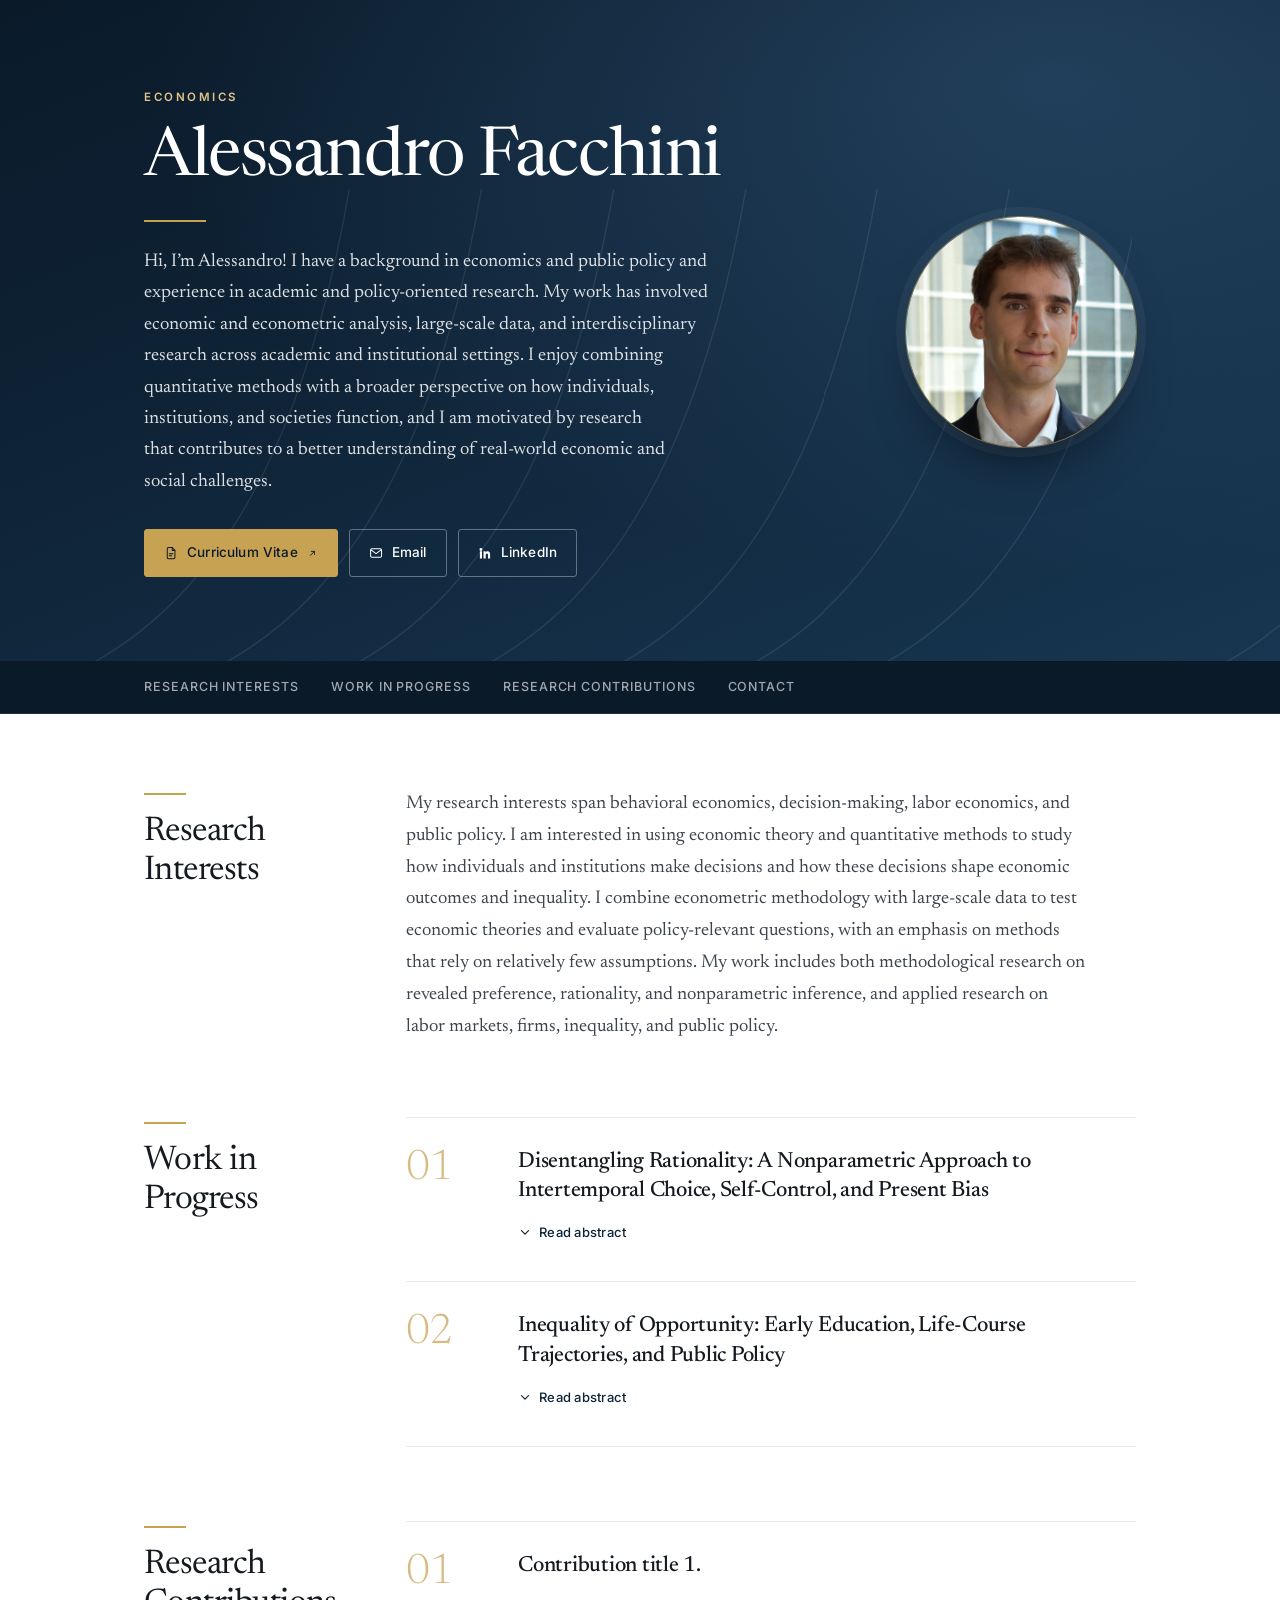
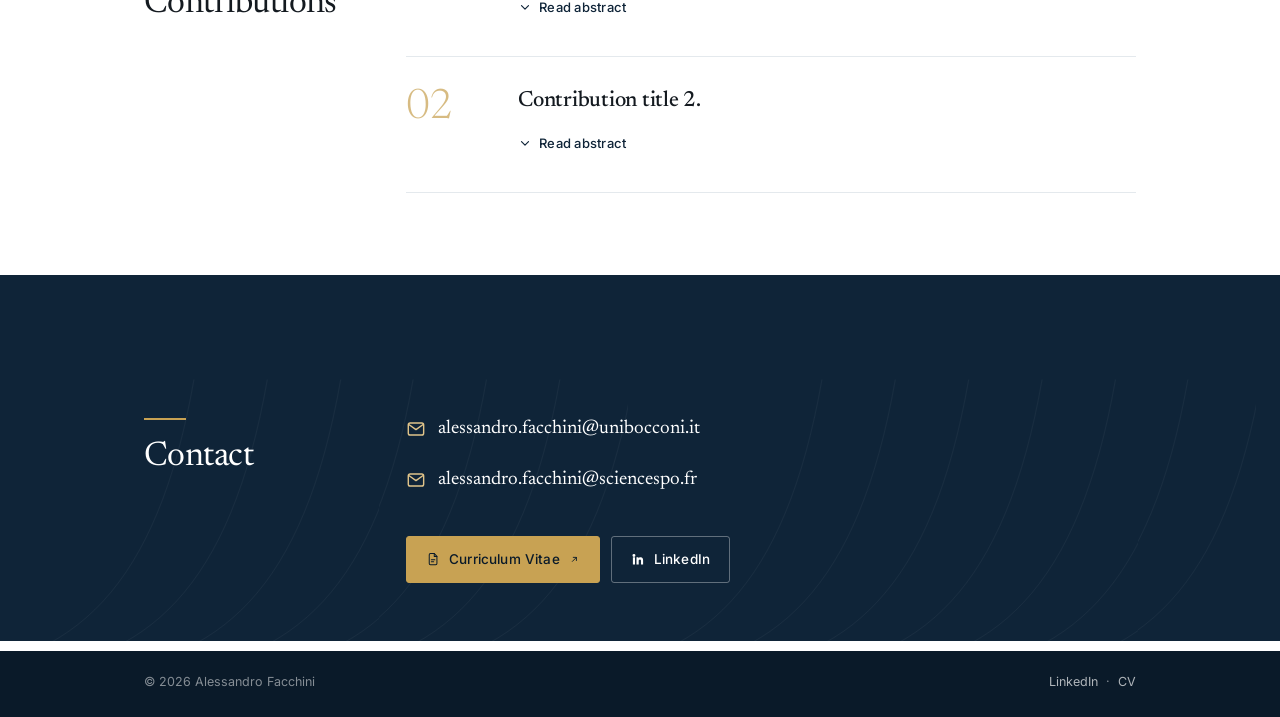
<file: designs/design-c.html>
<!DOCTYPE html>
<html lang="en">
<head>
<meta charset="utf-8">
<meta name="viewport" content="width=device-width, initial-scale=1, viewport-fit=cover">
<title>Alessandro Facchini — Economics</title>
<meta name="description" content="Alessandro Facchini — Economist working on behavioral economics, labor economics, public policy, and quantitative research.">
<meta name="author" content="Alessandro Facchini">
<meta name="theme-color" content="#0F2438">
<link rel="canonical" href="https://alessandrofacchini-git.github.io/">

<meta property="og:type" content="profile">
<meta property="og:site_name" content="Alessandro Facchini">
<meta property="og:title" content="Alessandro Facchini — Economics">
<meta property="og:description" content="Alessandro Facchini — Economist working on behavioral economics, labor economics, public policy, and quantitative research.">
<meta property="og:url" content="https://alessandrofacchini-git.github.io/">
<meta property="og:image" content="https://alessandrofacchini-git.github.io/assets/og-card.png">
<meta property="og:image:width" content="1200">
<meta property="og:image:height" content="630">
<meta property="og:image:alt" content="Alessandro Facchini — Economics">
<meta name="twitter:card" content="summary_large_image">
<meta name="twitter:title" content="Alessandro Facchini — Economics">
<meta name="twitter:description" content="Alessandro Facchini — Economist working on behavioral economics, labor economics, public policy, and quantitative research.">
<meta name="twitter:image" content="https://alessandrofacchini-git.github.io/assets/og-card.png">

<link rel="icon" href="../assets/favicon.svg" type="image/svg+xml">
<link rel="icon" href="../assets/favicon-32.png" sizes="32x32" type="image/png">
<link rel="apple-touch-icon" href="../assets/apple-touch-icon.png">

<link rel="preconnect" href="https://fonts.googleapis.com">
<link rel="preconnect" href="https://fonts.gstatic.com" crossorigin>
<link href="https://fonts.googleapis.com/css2?family=Inter:wght@400;500;600&family=Newsreader:ital,opsz,wght@0,6..72,300;0,6..72,400;0,6..72,500;0,6..72,600;1,6..72,400&display=swap" rel="stylesheet">

<script type="application/ld+json">
{
  "@context": "https://schema.org",
  "@type": "Person",
  "name": "Alessandro Facchini",
  "givenName": "Alessandro",
  "familyName": "Facchini",
  "jobTitle": "Economist",
  "url": "https://alessandrofacchini-git.github.io/",
  "image": "https://alessandrofacchini-git.github.io/assets/portrait.jpg",
  "email": "mailto:alessandro.facchini@unibocconi.it",
  "knowsAbout": ["Behavioral economics", "Labor economics", "Public policy",
                 "Econometrics", "Revealed preference", "Nonparametric inference"],
  "sameAs": ["https://www.linkedin.com/in/alessandro-facchini-6b2490238/"]
}
</script>
<style>

:root{
  --navy:#0F2438; --navy-2:#173651; --navy-3:#0A1A29;
  --gold:#C8A253; --gold-2:#E0C48A;
  --ink:#141A20; --ink-2:#3A444E; --muted:#6C7783;
  --rule:#E4E9ED; --paper:#FFFFFF; --paper-2:#F7F9FB; --text:68ch;
  --serif:"Newsreader",Georgia,"Times New Roman",serif;
  --sans:"Inter",-apple-system,BlinkMacSystemFont,"Segoe UI",Helvetica,Arial,sans-serif;
  --maxw:1080px;
}
*,*::before,*::after{box-sizing:border-box}
html{-webkit-text-size-adjust:100%;color-scheme:light light}
@media (prefers-reduced-motion:no-preference){html{scroll-behavior:smooth}}
body{
  margin:0;background:var(--paper);color:var(--ink-2);
  font-family:var(--serif);font-size:18.5px;line-height:1.72;font-weight:400;
  -webkit-font-smoothing:antialiased;-moz-osx-font-smoothing:grayscale;
}
img{max-width:100%;display:block}
[hidden]{display:none!important}
.ic{width:1.05em;height:1.05em;flex:0 0 auto}
.ic-sm{width:.8em;height:.8em}
a{color:var(--navy);text-decoration:none}
a:hover{text-decoration:underline;text-underline-offset:3px}
:focus-visible{outline:2px solid var(--gold);outline-offset:3px;border-radius:2px}
.skip{position:absolute;left:-9999px;background:#fff;color:var(--navy);padding:10px 16px;
  font-family:var(--sans);font-size:14px;z-index:99}
.skip:focus{left:12px;top:12px}
.wrap{max-width:var(--maxw);margin:0 auto;padding-inline:44px}

/* ---------------------------------------------------------------- hero --- */
.hero{
  position:relative;overflow:hidden;color:#fff;
  background:
    radial-gradient(120% 130% at 82% 12%, rgba(70,116,160,.34) 0%, rgba(15,36,56,0) 58%),
    linear-gradient(158deg, var(--navy-3) 0%, var(--navy) 45%, var(--navy-2) 100%);
}
.hero::after{
  content:"";position:absolute;inset:0;background-image:url("data:image/svg+xml,%3Csvg xmlns='http://www.w3.org/2000/svg' viewBox='0 0 1200 700' preserveAspectRatio='xMidYMax slice'%3E%3Cg fill='none' stroke='%23ffffff' stroke-opacity='0.085' stroke-width='1.3'%3E%3Cpath d='M-120 760 C 140 745 300 600 370 200'/%3E%3Cpath d='M20 760 C 280 745 440 600 510 200'/%3E%3Cpath d='M160 760 C 420 745 580 600 650 200'/%3E%3Cpath d='M300 760 C 560 745 720 600 790 200'/%3E%3Cpath d='M440 760 C 700 745 860 600 930 200'/%3E%3Cpath d='M580 760 C 840 745 1000 600 1070 200'/%3E%3Cpath d='M720 760 C 980 745 1140 600 1210 200'/%3E%3C/g%3E%3C/svg%3E");pointer-events:none;
}
.hero-inner{position:relative;z-index:1;display:grid;
  grid-template-columns:minmax(0,1fr) auto;gap:64px;align-items:center;
  padding-block:88px 84px}
.eyebrow{margin:0 0 16px;font-family:var(--sans);font-size:11.5px;font-weight:600;
  letter-spacing:.22em;text-transform:uppercase;color:var(--gold-2)}
h1{margin:0;font-family:var(--serif);font-weight:400;
  font-size:clamp(42px,6vw,68px);line-height:1.03;letter-spacing:-.021em;color:#fff}
.hero-rule{width:62px;height:2px;background:var(--gold);margin:26px 0 24px}
.hero-lede{margin:0;max-width:58ch;font-size:18.5px;line-height:1.7;
  font-weight:400;color:rgba(255,255,255,.86)}
.hero-portrait{
  width:230px;height:230px;border-radius:50%;object-fit:cover;
  box-shadow:0 0 0 1px rgba(200,162,83,.55),0 0 0 10px rgba(255,255,255,.045),
             0 30px 60px -30px rgba(0,0,0,.9);
}
.actions{display:flex;flex-wrap:wrap;gap:11px;margin-top:32px}
.btn{display:inline-flex;align-items:center;gap:9px;padding:11px 19px;border-radius:3px;
  font-family:var(--sans);font-size:13.5px;font-weight:500;letter-spacing:.012em;
  white-space:nowrap;border:1px solid var(--gold);background:var(--gold);color:var(--navy-3);
  transition:background .18s ease,color .18s ease,border-color .18s ease,transform .18s ease}
.btn:hover{background:var(--gold-2);border-color:var(--gold-2);text-decoration:none;
  transform:translateY(-1px)}
.btn-ghost{background:transparent;color:#fff;border-color:rgba(255,255,255,.34)}
.btn-ghost:hover{background:rgba(255,255,255,.1);border-color:rgba(255,255,255,.7);color:#fff}

/* ----------------------------------------------------------------- nav --- */
.nav{position:sticky;top:0;z-index:20;background:var(--navy-3);
  border-bottom:1px solid rgba(255,255,255,.1);transition:box-shadow .2s ease}
.nav.is-stuck{box-shadow:0 8px 26px -18px rgba(0,0,0,.9)}
.nav ul{display:flex;flex-wrap:nowrap;gap:32px;list-style:none;margin:0;padding:0 30px 0 0;
  overflow-x:auto;scrollbar-width:none;
  -webkit-mask-image:linear-gradient(90deg,#000 calc(100% - 34px),transparent);
  mask-image:linear-gradient(90deg,#000 calc(100% - 34px),transparent)}
.nav ul::-webkit-scrollbar{display:none}
.nav a{display:block;padding:15px 0;white-space:nowrap;color:rgba(255,255,255,.62);
  font-family:var(--sans);font-size:12.5px;font-weight:500;letter-spacing:.075em;
  text-transform:uppercase;border-bottom:2px solid transparent;margin-bottom:-1px;
  transition:color .18s ease,border-color .18s ease}
.nav a:hover{color:#fff;text-decoration:none}
.nav a.is-current{color:var(--gold-2);border-bottom-color:var(--gold)}

/* ------------------------------------------------------------ sections --- */
main{padding:0 0 10px}
section{padding-top:74px;scroll-margin-top:56px}
.sec-head{margin-bottom:26px}
@media (min-width:960px){
  .sec{display:grid;grid-template-columns:216px minmax(0,1fr);gap:0 46px;align-items:start}
  .sec>.sec-head{grid-column:1;margin-bottom:0;padding-top:5px}
  .sec>.sec-body{grid-column:2}
}
.sec-rule{display:block;width:42px;height:2px;background:var(--gold);margin-bottom:18px}
h2{margin:0;font-family:var(--serif);font-weight:400;font-size:clamp(28px,3.2vw,34px);
  line-height:1.16;letter-spacing:-.016em;color:var(--ink)}
.prose{max-width:var(--text)}
.prose p{margin:0 0 18px}
.prose p:last-child{margin-bottom:0}
.prose p,.abstract p,.hero-lede{text-wrap:pretty}

/* -------------------------------------------------------------- papers --- */
.papers{list-style:none;margin:0;padding:0}
.paper{display:grid;grid-template-columns:88px minmax(0,1fr);gap:0 24px;
  padding:30px 0;border-top:1px solid var(--rule)}
.paper:last-child{border-bottom:1px solid var(--rule)}
.num{font-family:var(--serif);font-weight:300;font-size:42px;line-height:1;
  color:var(--gold);opacity:.72;letter-spacing:-.02em}
.paper-title{margin:0;font-family:var(--serif);font-weight:500;font-size:22px;line-height:1.34;
  letter-spacing:-.011em;color:var(--ink)}
.toggle{display:inline-flex;align-items:center;gap:7px;margin-top:13px;padding:5px 0;
  border:0;background:none;cursor:pointer;color:var(--navy);
  font-family:var(--sans);font-size:13px;font-weight:500;letter-spacing:.02em}
.toggle:hover{text-decoration:underline;text-underline-offset:3px}
.chev{width:14px;height:14px;transition:transform .22s ease}
.toggle[aria-expanded="true"] .chev{transform:rotate(180deg)}
.abstract{margin-top:16px;padding:22px 26px;background:var(--paper-2);
  border-radius:4px;font-size:16.5px;line-height:1.7;color:var(--ink-2)}
.abstract p{margin:0 0 15px}
.abstract p:last-child{margin-bottom:0}
.abstract strong{font-weight:600;color:var(--ink)}
@media (prefers-reduced-motion:no-preference){
  .abstract{animation:reveal .28s ease both}
  @keyframes reveal{from{opacity:0;transform:translateY(-4px)}to{opacity:1;transform:none}}
}

/* ------------------------------------------------------- contact band --- */
.band{margin-top:82px;background:var(--navy);color:#fff;position:relative;overflow:hidden}
.band::after{content:"";position:absolute;inset:0;background-image:url("data:image/svg+xml,%3Csvg xmlns='http://www.w3.org/2000/svg' viewBox='0 0 1200 700' preserveAspectRatio='xMidYMax slice'%3E%3Cg fill='none' stroke='%23ffffff' stroke-opacity='0.085' stroke-width='1.3'%3E%3Cpath d='M-120 760 C 140 745 300 600 370 200'/%3E%3Cpath d='M20 760 C 280 745 440 600 510 200'/%3E%3Cpath d='M160 760 C 420 745 580 600 650 200'/%3E%3Cpath d='M300 760 C 560 745 720 600 790 200'/%3E%3Cpath d='M440 760 C 700 745 860 600 930 200'/%3E%3Cpath d='M580 760 C 840 745 1000 600 1070 200'/%3E%3Cpath d='M720 760 C 980 745 1140 600 1210 200'/%3E%3C/g%3E%3C/svg%3E");
  opacity:.75;pointer-events:none}
.band-inner{position:relative;z-index:1;padding-block:64px 58px}
.band .sec-rule{background:var(--gold)}
.band h2{color:#fff}
.mails{list-style:none;margin:0;padding:0;display:flex;flex-direction:column;gap:13px}
.mails a{display:inline-flex;align-items:center;gap:12px;color:#fff;font-size:19px}
.mails a .ic{color:var(--gold-2)}
.mails a:hover{color:var(--gold-2)}
.band .actions{margin-top:34px}

/* -------------------------------------------------------------- footer --- */
footer{background:var(--navy-3);color:rgba(255,255,255,.5);
  font-family:var(--sans);font-size:12.5px;padding:20px 0 24px}
.foot-inner{display:flex;flex-wrap:wrap;gap:14px;justify-content:space-between;align-items:center}
footer a{color:rgba(255,255,255,.68)}
footer a:hover{color:#fff}

/* -------------------------------------------------------------- mobile --- */
@media (max-width:900px){
  .wrap{padding-inline:28px}
  .hero-inner{grid-template-columns:1fr;gap:34px;padding-block:58px 56px}
  .hero-portrait{width:140px;height:140px;order:-1}
  .hero-lede{font-size:17.5px}
  section{padding-top:54px}
  .paper{grid-template-columns:1fr;gap:0}
  .num{font-size:26px;margin-bottom:8px;opacity:.85}
  .abstract{padding:18px 18px}
  .band-inner{padding-block:50px 46px}
}
@media (max-width:430px){
  .wrap{padding-inline:20px}
  .actions{display:grid;grid-template-columns:1fr 1fr;gap:10px}
  .actions .btn{justify-content:center}
  .actions .btn:first-child{grid-column:1/-1}
}

@media print{
  .nav,.actions,.toggle,.skip{display:none!important}
  .hero,.band,footer{background:#fff!important;color:#000!important}
  .hero::after,.band::after{display:none}
  h1,.hero-lede,.band h2,.mails a{color:#000!important}
  body{font-size:11pt}
  .abstract{display:block!important;background:#fff;border:1px solid #ccc}
  .paper{page-break-inside:avoid}
  a{color:#000}
}

</style>
</head>
<body>
<a class="skip" href="#main">Skip to content</a>

<header class="hero">
  <div class="wrap hero-inner">
    <div>
      <p class="eyebrow">Economics</p>
      <h1>Alessandro Facchini</h1>
      <div class="hero-rule"></div>
      <p class="hero-lede">Hi, I’m Alessandro! I have a background in economics and public policy and experience in academic and policy-oriented research. My work has involved economic and econometric analysis, large-scale data, and interdisciplinary research across academic and institutional settings. I enjoy combining quantitative methods with a broader perspective on how individuals, institutions, and societies function, and I am motivated by research that contributes to a better understanding of real-world economic and social challenges.</p>
      <div class="actions">
        <a class="btn" href="../ALESSANDRO%20FACCHINI%20-%20CV.pdf" target="_blank" rel="noopener">
          <svg class="ic" viewBox="0 0 24 24" fill="none" stroke="currentColor" stroke-width="1.7" stroke-linecap="round" stroke-linejoin="round" aria-hidden="true"><path d="M14 2.5H7.5A2 2 0 0 0 5.5 4.5v15a2 2 0 0 0 2 2h9a2 2 0 0 0 2-2V7.5z"/><path d="M14 2.5v5h4.5M9 13h6M9 16.5h4"/></svg>Curriculum Vitae<svg class="ic ic-sm" viewBox="0 0 24 24" fill="none" stroke="currentColor" stroke-width="2" stroke-linecap="round" stroke-linejoin="round" aria-hidden="true"><path d="M7.5 16.5 16.5 7.5"/><path d="M9.5 7.5h7v7"/></svg></a>
        <a class="btn btn-ghost" href="mailto:alessandro.facchini@unibocconi.it"><svg class="ic" viewBox="0 0 24 24" fill="none" stroke="currentColor" stroke-width="1.7" stroke-linecap="round" stroke-linejoin="round" aria-hidden="true"><rect x="2.75" y="4.75" width="18.5" height="14.5" rx="2.2"/><path d="m3.4 6.6 8.6 6.2 8.6-6.2"/></svg>Email</a>
        <a class="btn btn-ghost" href="https://www.linkedin.com/in/alessandro-facchini-6b2490238/" target="_blank" rel="noopener">
          <svg class="ic" viewBox="0 0 24 24" fill="currentColor" aria-hidden="true"><path d="M4.98 3.5a2.5 2.5 0 1 1 0 5 2.5 2.5 0 0 1 0-5zM3.2 9h3.6v12H3.2zM9.3 9h3.45v1.64h.05c.48-.9 1.65-1.85 3.4-1.85 3.63 0 4.3 2.39 4.3 5.5V21h-3.6v-5.36c0-1.28-.02-2.92-1.78-2.92-1.78 0-2.05 1.39-2.05 2.83V21H9.3z"/></svg>LinkedIn</a>
      </div>
    </div>
    <img class="hero-portrait" src="../assets/portrait.jpg"
         alt="Portrait of Alessandro Facchini" width="230" height="230">
  </div>
</header>

<nav class="nav" data-sticky data-nav aria-label="Sections">
  <div class="wrap">
    <ul>
      <li><a href="#research">Research Interests</a></li>
      <li><a href="#work-in-progress">Work in Progress</a></li>
      <li><a href="#contributions">Research Contributions</a></li>
      <li><a href="#contact">Contact</a></li>
    </ul>
  </div>
</nav>

<main id="main">

  <section id="research" class="wrap sec">
    <div class="sec-head"><span class="sec-rule"></span><h2>Research Interests</h2></div>
    <div class="sec-body"><div class="prose"><p>My research interests span behavioral economics, decision-making, labor economics, and public policy. I am interested in using economic theory and quantitative methods to study how individuals and institutions make decisions and how these decisions shape economic outcomes and inequality. I combine econometric methodology with large-scale data to test economic theories and evaluate policy-relevant questions, with an emphasis on methods that rely on relatively few assumptions. My work includes both methodological research on revealed preference, rationality, and nonparametric inference, and applied research on labor markets, firms, inequality, and public policy.</p></div></div>
  </section>

  <section id="work-in-progress" class="wrap sec">
    <div class="sec-head"><span class="sec-rule"></span><h2>Work in Progress</h2></div>
    <div class="sec-body"><ul class="papers">
        <li class="paper">
          <div class="num" aria-hidden="true">01</div>
          <div>
            <h3 class="paper-title">Disentangling Rationality: A Nonparametric Approach to Intertemporal Choice, Self-Control, and Present Bias</h3>
            <button class="toggle" type="button" data-abstract-toggle
                    aria-expanded="false" aria-controls="wip-1">
              <svg class="chev" viewBox="0 0 24 24" fill="none" stroke="currentColor" stroke-width="2" stroke-linecap="round" stroke-linejoin="round" aria-hidden="true"><path d="m6 9.5 6 6 6-6"/></svg><span data-label>Read abstract</span>
            </button>
            <div class="abstract" id="wip-1" hidden>
              <p>Why do individuals sometimes act differently from what they previously intended — procrastinating on unpleasant tasks, changing saving or spending decisions as the future becomes the present, or making different choices about food, substance use, or digital media than they had planned? Behavioral economics often attributes such behavior to <em>present bias</em>: a tendency to place disproportionate weight on immediate rewards. Yet apparent impatience can also arise from uncertainty, liquidity constraints, the curvature of costs and rewards, aggregation, or unobserved and time-varying preferences. The central question is therefore: <strong>how much of observed time-inconsistency reflects genuine self-control problems, and how much reflects other features of the decision environment?</strong></p>
              <p>This paper develops a nonparametric framework for disentangling these explanations and studying intertemporal rationality with minimal assumptions on preferences and behavior. It combines revealed-preference theory with experimental, quasi-experimental, and panel variation across multiple domains of intertemporal choice, using multi-vantage designs and exogenous variation to separate genuine time-inconsistency from observationally similar mechanisms. To account for measurement error, stochastic choices, and unobserved preference variation, the framework combines nonparametric bounds, latent-variable integration, and conditional moment inequalities to test whether observed behavior can be rationalized by alternative models without imposing restrictive functional forms or mechanically treating noisy choices as irrational.</p>
              <p>The framework provides a way to ask <strong>when observed impatience is evidence of present bias, when it is not, and what revealed choices can tell us about self-control</strong>. It also allows present bias to be understood not necessarily as a fixed individual trait, but as a potentially state- and context-dependent feature of decision-making — an interpretation with implications for how behavioral biases are measured, how welfare is assessed, and how choice environments are designed.</p>
            </div>
          </div>
        </li>
        <li class="paper">
          <div class="num" aria-hidden="true">02</div>
          <div>
            <h3 class="paper-title">Inequality of Opportunity: Early Education, Life-Course Trajectories, and Public Policy</h3>
            <button class="toggle" type="button" data-abstract-toggle
                    aria-expanded="false" aria-controls="wip-2">
              <svg class="chev" viewBox="0 0 24 24" fill="none" stroke="currentColor" stroke-width="2" stroke-linecap="round" stroke-linejoin="round" aria-hidden="true"><path d="m6 9.5 6 6 6-6"/></svg><span data-label>Read abstract</span>
            </button>
            <div class="abstract" id="wip-2" hidden>
              <p>Why do inequalities that emerge early in life persist — and at which points can public policy meaningfully change their trajectories? This paper studies how family background, educational environments, and institutional access shape inequality of opportunity over the life course, and how policy interventions can alter these trajectories.</p>
              <p>Using rich individual-level and administrative data from Chile, the analysis first maps how early-life circumstances translate into differences in educational progression and later outcomes. It then exploits institutional reforms generating quasi-random variation in educational resources, instructional time, and school access. Regression discontinuity, staggered difference-in-differences, event-study designs, and lottery-based assignment are used to identify causal effects and examine how they vary across students, schools, and socioeconomic backgrounds.</p>
              <p>The broader contribution is to connect the structure of inequality with its causal mechanisms: identifying where and how disadvantage accumulates, and which policy margins can most effectively alter these trajectories. By combining life-course analysis with rigorous causal inference, the project aims to move beyond documenting disparities toward understanding when, where, and for whom policy can expand opportunities and break persistent cycles of disadvantage.</p>
            </div>
          </div>
        </li>
    </ul></div>
  </section>

  <section id="contributions" class="wrap sec">
    <div class="sec-head"><span class="sec-rule"></span><h2>Research Contributions</h2></div>
    <div class="sec-body"><ul class="papers">
        <li class="paper">
          <div class="num" aria-hidden="true">01</div>
          <div>
            <h3 class="paper-title">Contribution title 1.</h3>
            <button class="toggle" type="button" data-abstract-toggle
                    aria-expanded="false" aria-controls="con-1">
              <svg class="chev" viewBox="0 0 24 24" fill="none" stroke="currentColor" stroke-width="2" stroke-linecap="round" stroke-linejoin="round" aria-hidden="true"><path d="m6 9.5 6 6 6-6"/></svg><span data-label>Read abstract</span>
            </button>
            <div class="abstract" id="con-1" hidden>
              <p>Description-1.</p>
            </div>
          </div>
        </li>
        <li class="paper">
          <div class="num" aria-hidden="true">02</div>
          <div>
            <h3 class="paper-title">Contribution title 2.</h3>
            <button class="toggle" type="button" data-abstract-toggle
                    aria-expanded="false" aria-controls="con-2">
              <svg class="chev" viewBox="0 0 24 24" fill="none" stroke="currentColor" stroke-width="2" stroke-linecap="round" stroke-linejoin="round" aria-hidden="true"><path d="m6 9.5 6 6 6-6"/></svg><span data-label>Read abstract</span>
            </button>
            <div class="abstract" id="con-2" hidden>
              <p>Description-2.</p>
            </div>
          </div>
        </li>
    </ul></div>
  </section>

  <section id="contact" class="band">
    <div class="wrap band-inner sec">
      <div class="sec-head"><span class="sec-rule"></span><h2>Contact</h2></div>
      <div class="sec-body">
      <ul class="mails">
        <li><a href="mailto:alessandro.facchini@unibocconi.it"><svg class="ic" viewBox="0 0 24 24" fill="none" stroke="currentColor" stroke-width="1.7" stroke-linecap="round" stroke-linejoin="round" aria-hidden="true"><rect x="2.75" y="4.75" width="18.5" height="14.5" rx="2.2"/><path d="m3.4 6.6 8.6 6.2 8.6-6.2"/></svg>alessandro.facchini@unibocconi.it</a></li>
        <li><a href="mailto:alessandro.facchini@sciencespo.fr"><svg class="ic" viewBox="0 0 24 24" fill="none" stroke="currentColor" stroke-width="1.7" stroke-linecap="round" stroke-linejoin="round" aria-hidden="true"><rect x="2.75" y="4.75" width="18.5" height="14.5" rx="2.2"/><path d="m3.4 6.6 8.6 6.2 8.6-6.2"/></svg>alessandro.facchini@sciencespo.fr</a></li>
      </ul>
      <div class="actions">
        <a class="btn" href="../ALESSANDRO%20FACCHINI%20-%20CV.pdf" target="_blank" rel="noopener">
          <svg class="ic" viewBox="0 0 24 24" fill="none" stroke="currentColor" stroke-width="1.7" stroke-linecap="round" stroke-linejoin="round" aria-hidden="true"><path d="M14 2.5H7.5A2 2 0 0 0 5.5 4.5v15a2 2 0 0 0 2 2h9a2 2 0 0 0 2-2V7.5z"/><path d="M14 2.5v5h4.5M9 13h6M9 16.5h4"/></svg>Curriculum Vitae<svg class="ic ic-sm" viewBox="0 0 24 24" fill="none" stroke="currentColor" stroke-width="2" stroke-linecap="round" stroke-linejoin="round" aria-hidden="true"><path d="M7.5 16.5 16.5 7.5"/><path d="M9.5 7.5h7v7"/></svg></a>
        <a class="btn btn-ghost" href="https://www.linkedin.com/in/alessandro-facchini-6b2490238/" target="_blank" rel="noopener">
          <svg class="ic" viewBox="0 0 24 24" fill="currentColor" aria-hidden="true"><path d="M4.98 3.5a2.5 2.5 0 1 1 0 5 2.5 2.5 0 0 1 0-5zM3.2 9h3.6v12H3.2zM9.3 9h3.45v1.64h.05c.48-.9 1.65-1.85 3.4-1.85 3.63 0 4.3 2.39 4.3 5.5V21h-3.6v-5.36c0-1.28-.02-2.92-1.78-2.92-1.78 0-2.05 1.39-2.05 2.83V21H9.3z"/></svg>LinkedIn</a>
      </div>
      </div>
    </div>
  </section>

</main>

<footer>
  <div class="wrap foot-inner">
    <span>© 2026 Alessandro Facchini</span>
    <span><a href="https://www.linkedin.com/in/alessandro-facchini-6b2490238/" target="_blank" rel="noopener">LinkedIn</a>
      &nbsp;·&nbsp; <a href="../ALESSANDRO%20FACCHINI%20-%20CV.pdf" target="_blank" rel="noopener">CV</a></span>
  </div>
</footer>

<script>
(function () {
  "use strict";

  /* ---- expandable abstracts ------------------------------------------- */
  document.querySelectorAll("[data-abstract-toggle]").forEach(function (btn) {
    var panel = document.getElementById(btn.getAttribute("aria-controls"));
    if (!panel) return;
    btn.addEventListener("click", function () {
      var open = btn.getAttribute("aria-expanded") === "true";
      btn.setAttribute("aria-expanded", String(!open));
      panel.hidden = open;
      btn.querySelector("[data-label]").textContent = open ? "Read abstract" : "Hide abstract";
    });
  });

  /* ---- highlight the section currently in view ------------------------- */
  var links = Array.prototype.slice.call(document.querySelectorAll("[data-nav] a[href^='#']"));
  var sections = links
    .map(function (a) { return document.querySelector(a.getAttribute("href")); })
    .filter(Boolean);

  if (sections.length && "IntersectionObserver" in window) {
    var seen = new Map();
    var io = new IntersectionObserver(function (entries) {
      entries.forEach(function (e) { seen.set(e.target.id, e.intersectionRatio); });
      var best = null, bestRatio = 0;
      seen.forEach(function (ratio, id) {
        if (ratio > bestRatio) { bestRatio = ratio; best = id; }
      });
      links.forEach(function (a) {
        a.classList.toggle("is-current", best !== null && a.getAttribute("href") === "#" + best);
      });
    }, { rootMargin: "-15% 0px -55% 0px", threshold: [0, 0.15, 0.4, 0.75, 1] });
    sections.forEach(function (s) { io.observe(s); });
  }

  /* ---- shrink / reveal the sticky bar on scroll ------------------------ */
  var bar = document.querySelector("[data-sticky]");
  if (bar) {
    var onScroll = function () {
      bar.classList.toggle("is-stuck", window.scrollY > 24);
    };
    onScroll();
    window.addEventListener("scroll", onScroll, { passive: true });
  }
})();
</script>
</body>
</html>
</file>
